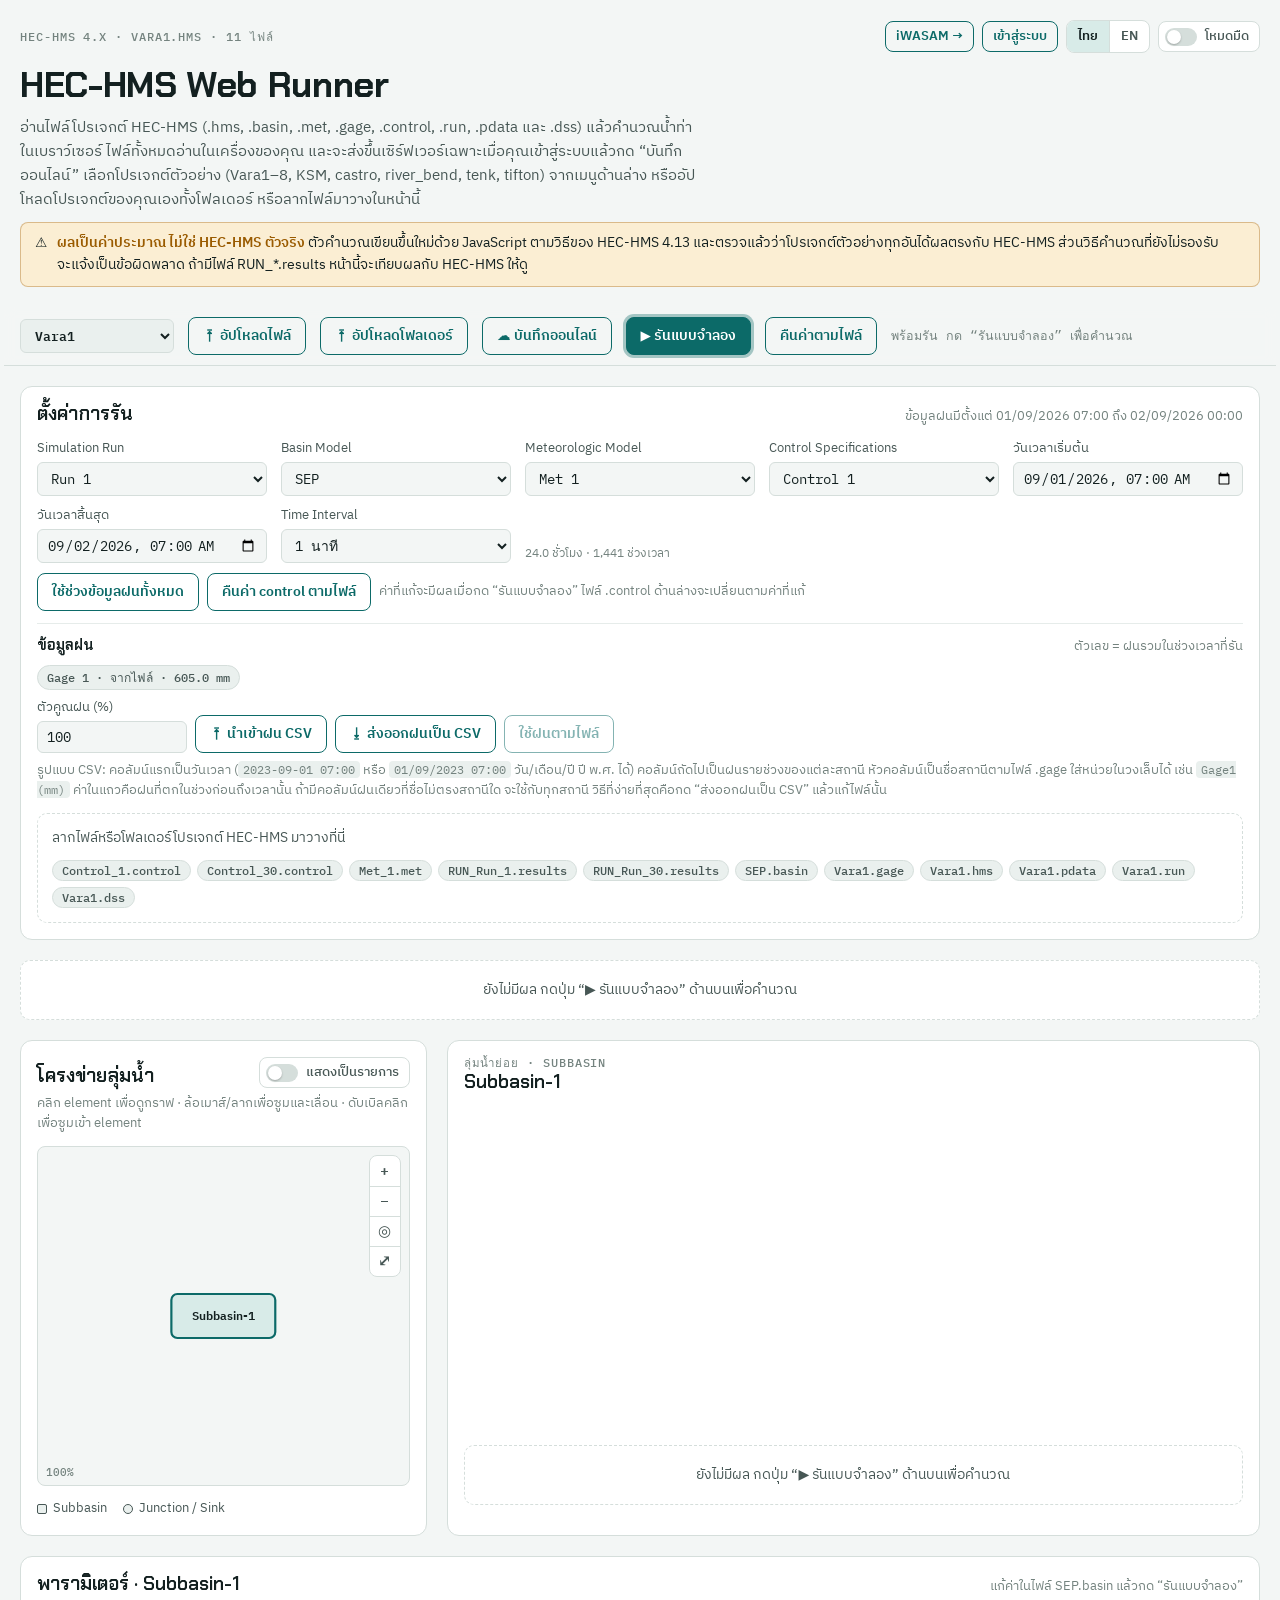
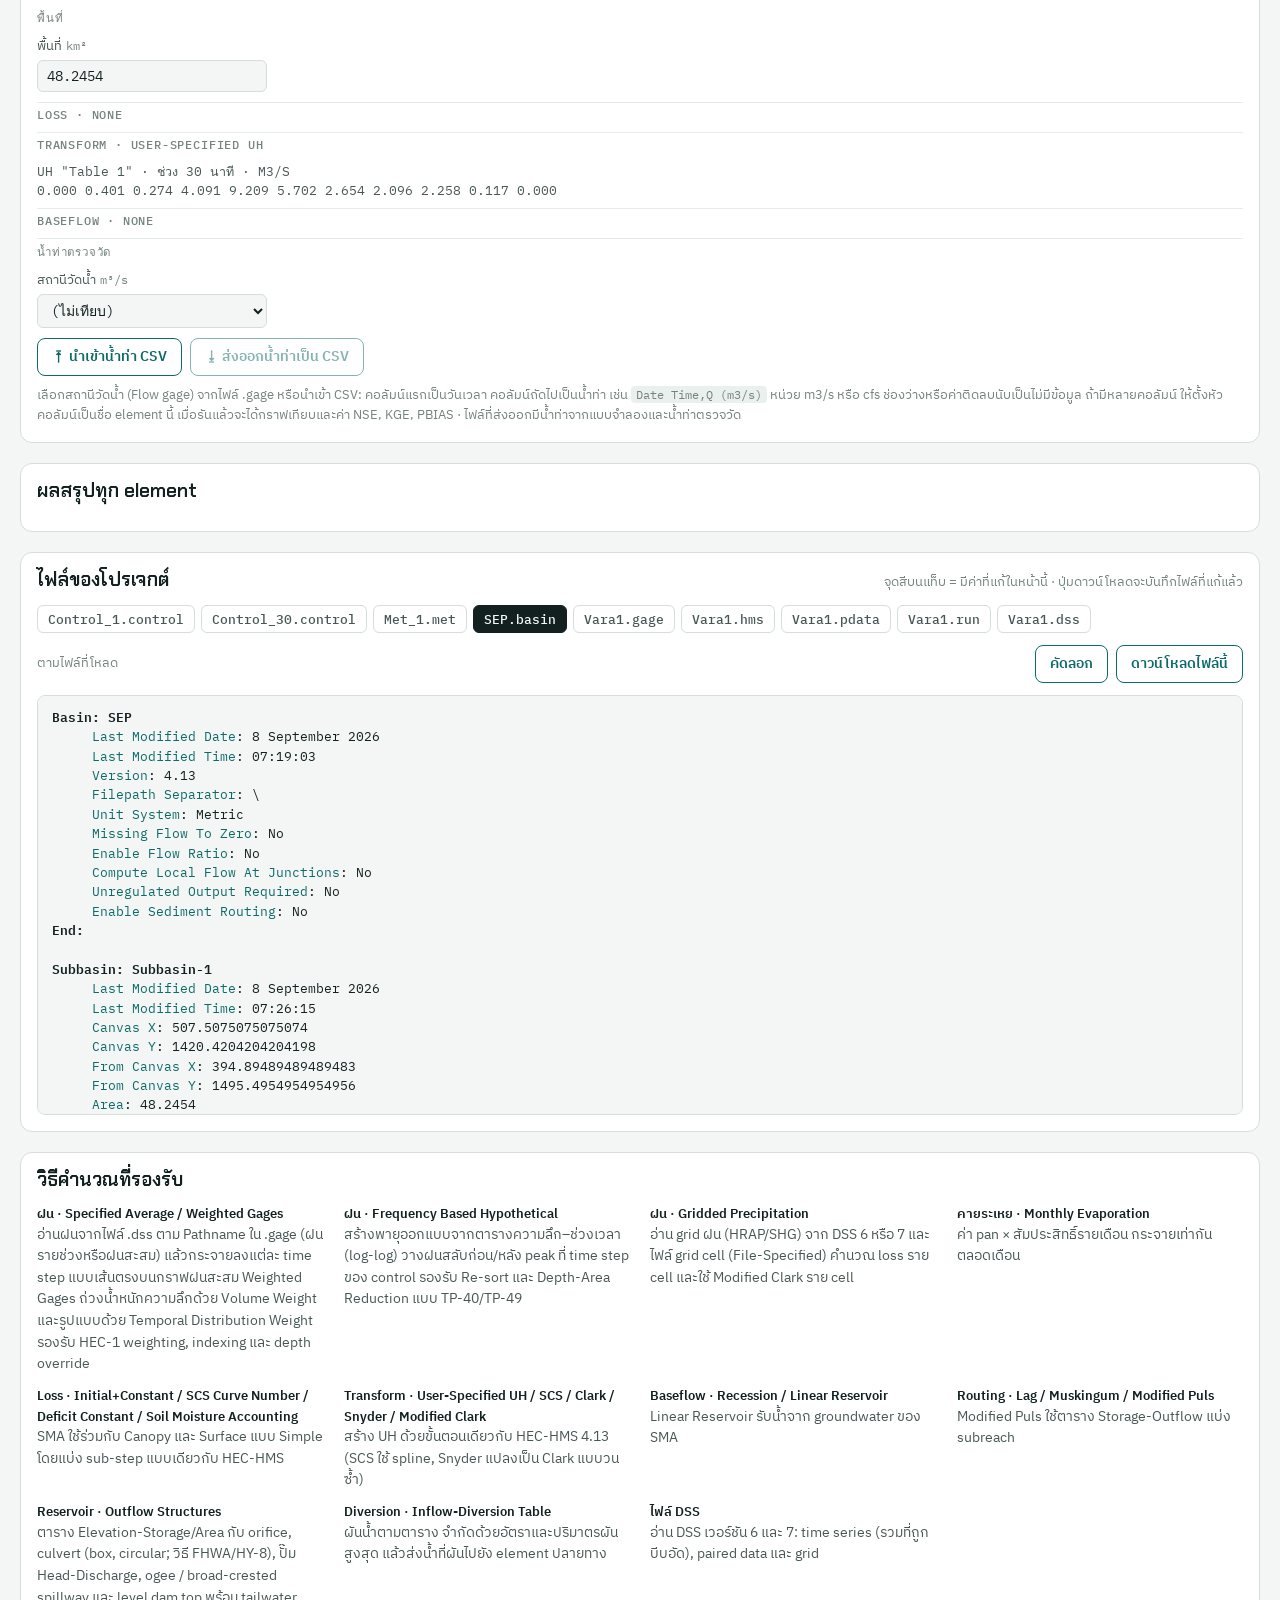
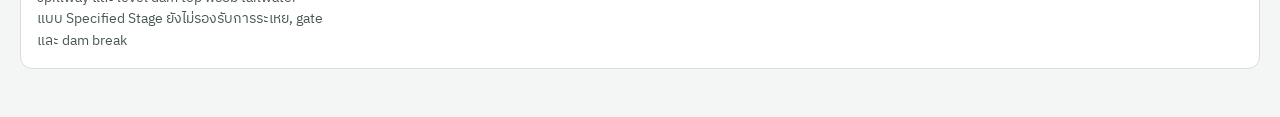
<file: web/index.html>
<!doctype html>
<html lang="th">
<head>
<meta charset="utf-8">
<meta name="viewport" content="width=device-width,initial-scale=1">
<title>HEC-HMS Web Runner</title>
<script>
// apply saved theme before first paint
try { const t = localStorage.getItem('hms-theme'); if (t === 'dark' || t === 'light') document.documentElement.dataset.theme = t; } catch (_) {}
</script>
<link rel="preconnect" href="https://fonts.googleapis.com">
<link rel="preconnect" href="https://fonts.gstatic.com" crossorigin>
<link rel="stylesheet" href="https://fonts.googleapis.com/css2?family=Chakra+Petch:wght@500;600;700&family=IBM+Plex+Sans+Thai:wght@400;500;600&family=IBM+Plex+Mono:wght@400;500&display=swap">
<link rel="stylesheet" href="app.css">
</head>
<body>

<div class="wrap">
  <header class="top">
    <div class="toprow">
      <span class="eyebrow" id="eyebrow">HEC-HMS 4.x · web runner</span>
      <div class="prefs">
        <a class="btn ghost sm" href="iwasam.html" title="iWASAM · KSM">iWASAM →</a>
        <button class="btn ghost sm" id="acct" type="button"></button>
        <div class="seg" role="group" aria-label="Language / ภาษา">
          <button id="lang-th" aria-pressed="true" lang="th">ไทย</button>
          <button id="lang-en" aria-pressed="false" lang="en">EN</button>
        </div>
        <button class="switch" id="theme" role="switch" aria-checked="false"><span class="track"></span><span data-i18n="darkMode"></span></button>
      </div>
    </div>
    <h1>HEC-HMS Web Runner</h1>
    <p class="lede" data-i18n-html="lede"></p>
    <div class="notice" role="note"><span>⚠</span><span data-i18n-html="notice"></span></div>
    <div class="notice err" role="alert" id="err" hidden></div>
  </header>

  <div class="runbar">
    <div class="runbar-inner">
      <select class="proj" id="sel-proj" data-i18n-title="projTip"></select>
      <button class="btn ghost" id="up-files" data-i18n="upFiles" data-i18n-title="upFilesTip"></button>
      <button class="btn ghost" id="up-folder" data-i18n="upFolder" data-i18n-title="upFolderTip"></button>
      <input type="file" id="in-files" multiple hidden>
      <input type="file" id="in-folder" webkitdirectory multiple hidden>
      <button class="btn ghost" id="cloud-save" type="button" data-cl="save" hidden></button>
      <button class="btn" id="run" data-i18n="run"></button>
      <button class="btn ghost" id="reset" data-i18n="reset"></button>
      <span class="runlog" id="runlog" aria-live="polite"></span>
    </div>
  </div>

  <section class="panel" aria-labelledby="s-title">
    <div class="panel-head"><h2 id="s-title" data-i18n="setupTitle"></h2><span class="hint" id="s-hint"></span></div>
    <div class="setup">
      <div class="field"><label for="sel-run">Simulation Run</label><select id="sel-run"></select></div>
      <div class="field"><label for="sel-basin">Basin Model</label><select id="sel-basin"></select></div>
      <div class="field"><label for="sel-met">Meteorologic Model</label><select id="sel-met"></select></div>
      <div class="field"><label for="sel-control">Control Specifications</label><select id="sel-control"></select></div>
      <div class="field"><label for="c-start" data-i18n="start"></label><input type="datetime-local" id="c-start" step="60"></div>
      <div class="field"><label for="c-end" data-i18n="end"></label><input type="datetime-local" id="c-end" step="60"></div>
      <div class="field"><label for="c-dt">Time Interval</label><select id="c-dt"></select></div>
      <div class="field"><span class="note" id="c-info"></span></div>
      <div class="row-actions">
        <button class="btn ghost" id="c-fit" data-i18n="fitRain"></button>
        <button class="btn ghost" id="c-revert" data-i18n="revertCtl"></button>
        <span class="hint" data-i18n="ctlHint"></span>
      </div>
    </div>
    <div class="rain">
      <div class="panel-head"><h3 data-i18n="rainTitle"></h3><span class="hint" id="rain-hint"></span></div>
      <div class="chips" id="rain-gages"></div>
      <div class="row-actions">
        <div class="field rain-scale"><label for="rain-scale" data-i18n="rainScale"></label><input id="rain-scale" inputmode="decimal" value="100"></div>
        <button class="btn ghost" id="rain-import" data-i18n="rainImport" data-i18n-title="rainImportTip"></button>
        <input type="file" id="rain-file" accept=".csv,.txt,text/csv" hidden>
        <button class="btn ghost" id="rain-export" data-i18n="rainExport" data-i18n-title="rainExportTip"></button>
        <button class="btn ghost" id="rain-clear" data-i18n="rainClear"></button>
      </div>
      <p class="hint" data-i18n-html="rainFormat"></p>
    </div>
    <div class="drop" id="drop">
      <span data-i18n="dropHere"></span>
      <div class="filelist" id="filelist"></div>
    </div>
  </section>

  <section class="kpis" id="kpis" aria-label="Outlet summary"></section>

  <section class="main">
    <div class="panel net-panel">
      <div class="panel-head net-head"><h2 data-i18n="netTitle"></h2><button type="button" class="switch" id="net-mode" role="switch" aria-checked="false"><span class="track"></span><span data-i18n="listView"></span></button><span class="hint" id="net-hint"></span></div>
      <div class="net-box" id="net-box">
        <svg id="net" role="img" aria-label="Basin network"></svg>
        <div class="zoom-ctl">
          <button type="button" id="z-in" data-i18n-title="zIn" aria-label="Zoom in">+</button>
          <button type="button" id="z-out" data-i18n-title="zOut" aria-label="Zoom out">−</button>
          <button type="button" id="z-sel" data-i18n-title="zSel" aria-label="Zoom to element">◎</button>
          <button type="button" id="z-fit" data-i18n-title="zFit" aria-pressed="false">⤢</button>
        </div>
        <span class="zoom-lvl" id="z-lvl"></span>
      </div>
      <div class="net-list" id="net-list" hidden>
        <div class="list-tools">
          <div class="nl-search" id="nl-search">
            <input type="search" id="nl-q" data-i18n-ph="listSearch" data-i18n-aria="listSearch" autocomplete="off" spellcheck="false">
            <span class="nl-filter" aria-hidden="true"><svg viewBox="0 0 16 16"><path d="M2 3h12l-4.6 5.4V13l-2.8 1.2V8.4z"/></svg></span>
            <select id="nl-kind" data-i18n-aria="listKind"></select>
          </div>
          <select id="nl-sort" data-i18n-aria="listSort"></select>
          <button type="button" class="nl-dir" id="nl-dir" aria-pressed="false">↓</button>
        </div>
        <div class="list-box"><div class="nl" id="nl" role="listbox" tabindex="-1"></div></div>
        <span class="hint" id="nl-count"></span>
      </div>
      <div class="legend" id="net-legend"><span><span class="swatch" style="background:var(--surface-2);border:1px solid var(--ink-2)"></span>Subbasin</span><span><span class="swatch" style="background:var(--surface-2);border:1px solid var(--ink-2);border-radius:99px"></span>Junction / Sink</span><span id="leg-res" hidden>▽ Reservoir</span><span id="leg-div" hidden>◇ Diversion</span><span id="net-unit"></span></div>
    </div>
    <div class="panel">
      <div class="panel-head">
        <div style="display:grid;gap:2px"><span class="eyebrow" id="el-kind"></span><h2 id="el-name"></h2></div>
        <div class="chips" id="el-chips"></div>
      </div>
      <div class="legend" id="legend"></div>
      <div class="chart-box" id="chart-box">
        <svg id="hyeto" aria-label="Hyetograph"></svg>
        <svg id="hydro" aria-label="Hydrograph"></svg>
        <div class="empty" id="chart-empty" hidden></div>
        <div class="tip" id="tip" hidden></div>
        <button type="button" class="c-reset" id="c-reset" hidden data-i18n="cReset" data-i18n-title="cResetTip"></button>
      </div>
      <div class="fit" id="fit" hidden></div>
    </div>
  </section>

  <section class="panel" aria-labelledby="p-title">
    <div class="panel-head"><h2 id="p-title"></h2><span class="hint" id="p-hint"></span></div>
    <div class="params" id="params"></div>
    <input type="file" id="obs-file" accept=".csv,.txt,text/csv" hidden>
  </section>

  <section class="panel" aria-labelledby="t-title">
    <div class="panel-head"><h2 id="t-title" data-i18n="tblTitle"></h2><span class="hint" id="t-hint"></span></div>
    <div class="tbl-wrap"><table id="summary"></table></div>
  </section>

  <section class="panel" aria-labelledby="f-title">
    <div class="panel-head"><h2 id="f-title" data-i18n="filesTitle"></h2><span class="hint" data-i18n="filesHint"></span></div>
    <div class="tabs" role="tablist" id="tabs"></div>
    <div class="file-meta"><span class="hint" id="file-desc"></span><span style="display:flex;gap:8px"><button class="btn ghost" id="copy" data-i18n="copy"></button><button class="btn ghost" id="download" data-i18n="download"></button></span></div>
    <pre class="file" id="file" tabindex="0"></pre>
  </section>

  <section class="panel" aria-labelledby="m-title">
    <h2 id="m-title" data-i18n="methodsTitle"></h2>
    <div class="methods" data-i18n-html="methods"></div>
  </section>
</div>

<dialog class="cl-dlg" id="acct-dlg" aria-labelledby="cl-title">
  <div class="panel-head"><h2 id="cl-title" data-cl="acctTitle"></h2><button class="btn ghost sm" id="cl-close" type="button" data-cl="close"></button></div>
  <p class="hint" data-cl="acctLede"></p>
  <p class="notice" id="cl-off" hidden><span>⚠</span><span data-cl="notSet"></span></p>
  <form id="cl-form" class="cl-form" hidden>
    <div class="field"><label for="cl-email" data-cl="email"></label><input id="cl-email" type="email" autocomplete="email" required></div>
    <div class="field"><label for="cl-pass" data-cl="password"></label><input id="cl-pass" type="password" autocomplete="current-password" minlength="6" required></div>
    <div class="row-actions">
      <button class="btn" id="cl-signin" type="submit" data-cl="signIn"></button>
      <button class="btn ghost" id="cl-signup" type="button" data-cl="signUp"></button>
      <button class="btn ghost" id="cl-forgot" type="button" data-cl="forgot"></button>
    </div>
  </form>
  <form id="cl-reset" class="cl-form" hidden>
    <div class="field"><label for="cl-newpass" data-cl="newPassword"></label><input id="cl-newpass" type="password" autocomplete="new-password" minlength="6" required></div>
    <div class="row-actions"><button class="btn" id="cl-setpw" type="submit" data-cl="setPassword"></button></div>
  </form>
  <div id="cl-in" hidden>
    <div class="row-actions"><span class="note" id="cl-who"></span><button class="btn ghost sm" id="cl-signout" type="button" data-cl="signOut"></button></div>
    <h3 data-cl="myProjects"></h3>
    <div class="cl-list" id="cl-list"></div>
  </div>
  <p class="cl-msg" id="cl-msg" aria-live="polite"></p>
</dialog>

<dialog class="cl-dlg" id="save-dlg" aria-labelledby="sv-title">
  <form id="sv-form" class="cl-form">
    <h2 id="sv-title" data-cl="saveTitle"></h2>
    <div class="field"><label for="sv-name" data-cl="projName"></label><input id="sv-name" maxlength="120" required></div>
    <p class="hint" id="sv-note" data-cl="overwriteNote" hidden></p>
    <div class="row-actions">
      <button class="btn" id="sv-go" type="submit"></button>
      <button class="btn ghost" id="sv-cancel" type="button" data-cl="close"></button>
    </div>
    <p class="cl-msg" id="sv-msg" aria-live="polite"></p>
  </form>
</dialog>

<script src="engine.js"></script>
<script src="app.js"></script>
<script src="cloud-config.js"></script>
<script src="cloud.js"></script>
</body>
</html>
</file>
<file: web/app.css>
:root {
  color-scheme: light;
  --bg: #f3f6f5; --surface: #ffffff; --surface-2: #eaf0ee;
  --ink: #132020; --ink-2: #475755; --muted: #74837f;
  --line: #d5dedb; --grid: #e6ecea;
  --accent: #0c6a68; --accent-ink: #ffffff; --accent-soft: #d8ebe8;
  --s-out: #2a78d6; --s-ref: #eb6834; --s-inflow: #8a9895; --s-base: #1d7440;
  --precip: #b4c4c1; --excess: #2a78d6;
  --fill: #b86e00; --band: rgba(214, 140, 20, 0.11); --band-none: rgba(184, 52, 51, 0.08);
  --warn: #9a5b00; --warn-soft: #fbeed3; --bad: #b83433; --good: #1d7440;
  --font-display: "Chakra Petch", "IBM Plex Sans Thai", system-ui, sans-serif;
  --font-body: "IBM Plex Sans Thai", "Leelawadee UI", "Tahoma", system-ui, sans-serif;
  --font-mono: "IBM Plex Mono", ui-monospace, "Consolas", monospace;
}
@media (prefers-color-scheme: dark) {
  :root:not([data-theme="light"]) {
    color-scheme: dark;
    --bg: #0e1413; --surface: #151d1c; --surface-2: #1b2524;
    --ink: #e6eeec; --ink-2: #b1c0bd; --muted: #7d8d8a;
    --line: #2a3634; --grid: #212b2a;
    --accent: #52b5ae; --accent-ink: #0b1312; --accent-soft: #1b3230;
    --s-out: #3987e5; --s-ref: #d95926; --s-inflow: #7d8d8a; --s-base: #5cc28a;
    --precip: #3f5350; --excess: #3987e5;
    --fill: #e9a94c; --band: rgba(233, 169, 76, 0.13); --band-none: rgba(230, 103, 103, 0.10);
    --warn: #e0a54a; --warn-soft: #33280f; --bad: #e66767; --good: #5cc28a;
  }
}
:root[data-theme="dark"] {
  color-scheme: dark;
  --bg: #0e1413; --surface: #151d1c; --surface-2: #1b2524;
  --ink: #e6eeec; --ink-2: #b1c0bd; --muted: #7d8d8a;
  --line: #2a3634; --grid: #212b2a;
  --accent: #52b5ae; --accent-ink: #0b1312; --accent-soft: #1b3230;
  --s-out: #3987e5; --s-ref: #d95926; --s-inflow: #7d8d8a; --s-base: #5cc28a;
  --precip: #3f5350; --excess: #3987e5;
  --fill: #e9a94c; --band: rgba(233, 169, 76, 0.13); --band-none: rgba(230, 103, 103, 0.10);
  --warn: #e0a54a; --warn-soft: #33280f; --bad: #e66767; --good: #5cc28a;
}
* { box-sizing: border-box; }
body { margin: 0; background: var(--bg); color: var(--ink); font: 15px/1.6 var(--font-body); padding-inline: 16px; padding-block: 0 48px; }
.wrap { max-width: 1240px; margin: 0 auto; display: grid; gap: 20px; }
h1, h2, h3 { font-family: var(--font-display); text-wrap: balance; margin: 0; line-height: 1.2; }
h1 { font-size: clamp(26px, 4vw, 36px); font-weight: 700; letter-spacing: -0.01em; }
h2 { font-size: 19px; font-weight: 600; }
p { margin: 0; }
.mono, code, pre { font-family: var(--font-mono); }
.num { font-variant-numeric: tabular-nums; }
.eyebrow { font: 500 11.5px/1 var(--font-mono); letter-spacing: 0.08em; text-transform: uppercase; color: var(--muted); }

header.top { padding-block: 20px 0; display: grid; gap: 10px; }
.toprow { display: flex; flex-wrap: wrap; gap: 10px; align-items: center; justify-content: space-between; }
.prefs { display: flex; gap: 8px; align-items: center; }
.seg { display: inline-flex; border: 1px solid var(--line); border-radius: 8px; overflow: hidden; background: var(--surface); }
.seg button { font: 600 12.5px var(--font-body); border: 0; background: transparent; color: var(--ink-2); padding: 5px 11px; cursor: pointer; }
.seg button + button { border-left: 1px solid var(--line); }
.seg button[aria-pressed="true"] { background: var(--accent-soft); color: var(--ink); }
.switch { display: inline-flex; align-items: center; gap: 8px; font: 500 12.5px var(--font-body); color: var(--ink-2); background: var(--surface); border: 1px solid var(--line); border-radius: 8px; padding: 4px 10px 4px 6px; cursor: pointer; }
.switch .track { width: 32px; height: 18px; border-radius: 99px; background: var(--line); position: relative; transition: background .15s; flex: none; }
.switch .track::after { content: ""; position: absolute; top: 2px; left: 2px; width: 14px; height: 14px; border-radius: 50%; background: var(--surface); box-shadow: 0 1px 2px rgba(0,0,0,.25); transition: transform .15s; }
.switch[aria-checked="true"] .track { background: var(--accent); }
.switch[aria-checked="true"] .track::after { transform: translateX(14px); }
.lede { color: var(--ink-2); max-width: 75ch; }
.notice { display: flex; gap: 10px; align-items: flex-start; background: var(--warn-soft); color: var(--ink); border: 1px solid color-mix(in srgb, var(--warn) 35%, transparent); border-radius: 8px; padding: 10px 14px; font-size: 13.5px; }
.notice b { color: var(--warn); font-weight: 600; }
.notice.err { background: color-mix(in srgb, var(--bad) 12%, var(--surface)); border-color: color-mix(in srgb, var(--bad) 40%, transparent); }
.notice.err b { color: var(--bad); }

.runbar { position: sticky; top: 0; z-index: 5; background: color-mix(in srgb, var(--bg) 92%, transparent); backdrop-filter: blur(6px); border-bottom: 1px solid var(--line); margin-inline: -16px; padding: 10px 16px; }
.runbar-inner { display: flex; flex-wrap: wrap; gap: 10px 14px; align-items: center; }
.btn { font: 600 13.5px var(--font-body); border: 1px solid var(--accent); background: var(--accent); color: var(--accent-ink); padding: 7px 14px; border-radius: 8px; cursor: pointer; display: inline-flex; gap: 6px; align-items: center; }
.btn.ghost { background: transparent; color: var(--accent); }
.btn:disabled { opacity: .5; cursor: default; }
.btn.attn { box-shadow: 0 0 0 3px color-mix(in srgb, var(--accent) 35%, transparent); }
.btn:focus-visible, input:focus-visible, select:focus-visible, .tab:focus-visible, tr[tabindex]:focus-visible, .node:focus-visible, .seg button:focus-visible, .switch:focus-visible { outline: 2px solid var(--accent); outline-offset: 2px; }
.runlog { font: 12.5px var(--font-mono); color: var(--muted); }
.runlog .ok { color: var(--good); } .runlog .bad { color: var(--bad); } .runlog .pend { color: var(--warn); }
.proj { font: 600 13px var(--font-mono); padding: 4px 10px; border-radius: 6px; background: var(--surface-2); color: var(--ink); border: 1px solid var(--line); max-width: 100%; }

.kpis { display: grid; grid-template-columns: repeat(auto-fit, minmax(210px, 1fr)); gap: 12px; }
.kpi { background: var(--surface); border: 1px solid var(--line); border-radius: 10px; padding: 14px 16px; display: grid; gap: 4px; align-content: start; }
.kpi .v { font: 600 26px/1.1 var(--font-display); font-variant-numeric: tabular-nums; }
.kpi .v small { font: 500 13px var(--font-body); color: var(--muted); margin-left: 4px; }
.kpi .s { font-size: 13px; color: var(--ink-2); }
.kpis.stale .kpi { opacity: .55; }
.empty { background: var(--surface); border: 1.5px dashed var(--line); border-radius: 10px; padding: 18px; text-align: center; color: var(--ink-2); font-size: 14px; grid-column: 1 / -1; }
.up { color: var(--bad); } .down { color: var(--good); }

.main { display: grid; grid-template-columns: minmax(0, 4fr) minmax(0, 8fr); gap: 20px; align-items: stretch; }
.net-panel { grid-template-rows: auto minmax(0, 1fr) auto; }
.main.net-big { grid-template-columns: minmax(0, 7fr) minmax(0, 5fr); }
.main.net-big .net-box { min-height: min(75vh, 820px); }
@media (max-width: 900px) { .main, .main.net-big { grid-template-columns: 1fr; } }
.panel { background: var(--surface); border: 1px solid var(--line); border-radius: 12px; padding: 16px; display: grid; gap: 12px; min-width: 0; }
.panel-head { display: flex; flex-wrap: wrap; gap: 6px 12px; align-items: baseline; justify-content: space-between; }
.hint { font-size: 12.5px; color: var(--muted); }

.setup { display: grid; grid-template-columns: repeat(auto-fill, minmax(200px, 1fr)); gap: 10px 14px; align-items: end; }
.field { display: grid; gap: 3px; min-width: 0; }
.field label { font-size: 12.5px; color: var(--ink-2); }
.field label .u { color: var(--muted); font-family: var(--font-mono); font-size: 11.5px; margin-left: 4px; }
.field input, .field select { font: 14px var(--font-mono); padding: 6px 9px; border: 1px solid var(--line); border-radius: 6px; background: var(--bg); color: var(--ink); width: 100%; min-width: 0; }
.field input.changed, .field select.changed { border-color: var(--accent); background: var(--accent-soft); }
.field input[aria-invalid="true"] { border-color: var(--bad); }
.field .note { font-size: 11.5px; color: var(--muted); }
.row-actions { display: flex; flex-wrap: wrap; gap: 8px; grid-column: 1 / -1; align-items: center; }
.rain { display: grid; gap: 8px; border-top: 1px solid var(--grid); padding-top: 12px; }
.rain h3 { font-size: 15px; font-weight: 600; }
.rain .row-actions { align-items: end; }
.rain-scale { width: 150px; }
.chip.csv { background: var(--accent-soft); color: var(--accent); border-color: color-mix(in srgb, var(--accent) 35%, transparent); }
.rain code, .params code { font: 12px var(--font-mono); background: var(--surface-2); padding: 1px 5px; border-radius: 4px; }

.drop { border: 1.5px dashed var(--line); border-radius: 10px; padding: 14px; display: flex; flex-wrap: wrap; gap: 10px 16px; align-items: center; font-size: 13.5px; color: var(--ink-2); }
.drop.over { border-color: var(--accent); background: var(--accent-soft); }
.filelist, .chips { display: flex; flex-wrap: wrap; gap: 6px; }
.chip { font: 500 12px var(--font-body); padding: 2px 9px; border-radius: 99px; background: var(--surface-2); color: var(--ink-2); border: 1px solid var(--line); }
.chip.mono { font-family: var(--font-mono); }
.chip.warn { background: var(--warn-soft); color: var(--warn); border-color: color-mix(in srgb, var(--warn) 35%, transparent); }
.chip.missing { color: var(--bad); border-color: color-mix(in srgb, var(--bad) 40%, transparent); }

.net-box { position: relative; min-height: 340px; border: 1px solid var(--line); border-radius: 8px; background: var(--bg); overflow: hidden; }
#net { position: absolute; inset: 0; width: 100%; height: 100%; display: block; touch-action: none; cursor: grab; user-select: none; }
#net.drag { cursor: grabbing; }
.zoom-ctl { position: absolute; top: 8px; right: 8px; display: flex; flex-direction: column; border: 1px solid var(--line); border-radius: 8px; overflow: hidden; background: var(--surface); }
.zoom-ctl button { font: 600 15px/1 var(--font-body); width: 30px; height: 30px; border: 0; background: transparent; color: var(--ink-2); cursor: pointer; padding: 0; }
.zoom-ctl button + button { border-top: 1px solid var(--line); }
.zoom-ctl button:hover { color: var(--accent); background: var(--accent-soft); }
.zoom-ctl button:focus-visible { outline: 2px solid var(--accent); outline-offset: -2px; }
.zoom-lvl { position: absolute; left: 8px; bottom: 6px; font: 500 11px var(--font-mono); color: var(--muted); pointer-events: none; }
#net .link { stroke: var(--line); stroke-width: 2.5; fill: none; }
#net .link.div { stroke-dasharray: 6 5; }
#net .node { cursor: pointer; }
#net .node .shape { fill: var(--surface-2); stroke: var(--ink-2); stroke-width: 1.2; }
#net .node:hover .shape { stroke: var(--accent); }
#net .node.sel .shape { fill: var(--accent-soft); stroke: var(--accent); stroke-width: 2.2; }
#net .lbl { font: 600 12px var(--font-body); fill: var(--ink); }
#net .pk { font: 500 11px var(--font-mono); fill: var(--ink-2); }

/* network panel · list view */
.net-head h2 { margin-right: auto; }
.net-head .hint { flex-basis: 100%; }
/* the list takes the diagram + legend rows; the diagram stays laid out (invisible) so the panel keeps its size */
.net-panel > .panel-head { grid-row: 1; grid-column: 1; }
.net-panel > .net-box { grid-row: 2; grid-column: 1; }
.net-panel > #net-legend { grid-row: 3; grid-column: 1; }
.net-panel > .net-list { grid-row: 2 / 4; grid-column: 1; }
.net-panel.as-list > .net-box, .net-panel.as-list > #net-legend { visibility: hidden; }
/* in list view the enlarge button stays in its place over the list, faint until pointed at */
.net-panel.as-list > .net-box { z-index: 2; }
.net-panel.as-list #z-fit { visibility: visible; opacity: .2; background: var(--surface); border: 1px solid var(--line); border-radius: 8px; transition: opacity .15s; }
.net-panel.as-list #z-fit:hover, .net-panel.as-list #z-fit:focus-visible { opacity: 1; color: var(--accent); }
.net-list { display: grid; grid-template-rows: auto minmax(0, 1fr) auto; gap: 8px; min-height: 0; overflow: hidden; }
.list-tools { display: flex; flex-wrap: wrap; gap: 6px; }
.nl-dir { font: 600 15px/1 var(--font-body); width: 34px; flex: none; border: 1px solid var(--line); border-radius: 6px; background: var(--bg); color: var(--ink-2); cursor: pointer; padding: 0; }
.nl-dir:hover { color: var(--accent); border-color: var(--accent); }
.nl-dir:focus-visible { outline: 2px solid var(--accent); outline-offset: 1px; }
.list-tools input, .list-tools select { font: 13px var(--font-body); padding: 6px 9px; border: 1px solid var(--line); border-radius: 6px; background: var(--bg); color: var(--ink); min-width: 0; }
.nl-search { position: relative; flex: 1 1 180px; display: flex; min-width: 0; }
.list-tools .nl-search input { flex: 1; width: 100%; padding-right: 36px; }
/* the kind filter is a native select laid invisibly over the funnel icon, so it keeps the browser's dropdown and keyboard use */
.nl-filter { position: absolute; right: 1px; top: 1px; bottom: 1px; width: 32px; display: grid; place-items: center; color: var(--muted); border-left: 1px solid var(--line); border-radius: 0 5px 5px 0; pointer-events: none; }
.nl-filter svg { width: 15px; height: 15px; fill: none; stroke: currentColor; stroke-width: 1.5; stroke-linejoin: round; }
.list-tools .nl-search select { position: absolute; right: 0; top: 0; bottom: 0; width: 34px; opacity: 0; cursor: pointer; padding: 0; }
.nl-search:has(select:hover) .nl-filter { color: var(--accent); }
.nl-search:has(select:focus-visible) .nl-filter { outline: 2px solid var(--accent); outline-offset: -1px; }
.nl-search.on .nl-filter { color: var(--accent); background: var(--accent-soft); }
.nl-search.on .nl-filter svg { fill: currentColor; }
.list-tools select { flex: 0 1 auto; max-width: 100%; }
.list-tools input:focus-visible, .list-tools select:focus-visible { outline: 2px solid var(--accent); outline-offset: 1px; }
.list-box { position: relative; min-height: 0; border: 1px solid var(--line); border-radius: 8px; background: var(--bg); }
.nl { position: absolute; inset: 0; overflow-y: auto; overscroll-behavior: contain; padding: 4px; display: grid; align-content: start; gap: 2px; }
.nl:focus-visible { outline: 2px solid var(--accent); outline-offset: -2px; }
.nl-row { display: grid; grid-template-columns: minmax(0, 1fr) auto; grid-template-areas: "name pk" "kind spark"; gap: 0 10px; align-items: center; padding: 6px 9px; border-radius: 6px; cursor: pointer; border: 1px solid transparent; }
.nl-row:hover { background: var(--surface-2); }
.nl-row.sel { background: var(--accent-soft); border-color: color-mix(in srgb, var(--accent) 45%, transparent); }
.nl-row .n { grid-area: name; font: 600 13.5px var(--font-body); overflow: hidden; text-overflow: ellipsis; white-space: nowrap; }
.nl-row .n mark { background: color-mix(in srgb, var(--fill) 30%, transparent); color: inherit; border-radius: 2px; }
.nl-row .k { grid-area: kind; font-size: 11.5px; color: var(--muted); overflow: hidden; text-overflow: ellipsis; white-space: nowrap; }
.nl-row .p { grid-area: pk; font: 500 12.5px var(--font-mono); font-variant-numeric: tabular-nums; color: var(--ink); text-align: right; }
.nl-row .p small { color: var(--muted); font-size: 11px; margin-left: 3px; }
.nl-row svg { grid-area: spark; width: 92px; height: 20px; display: block; overflow: visible; }
.nl-row svg path { fill: none; stroke: var(--s-out); stroke-width: 1.4; stroke-linejoin: round; }
.nl-row svg path.a { fill: color-mix(in srgb, var(--s-out) 14%, transparent); stroke: none; }
.nl-empty { padding: 18px; text-align: center; color: var(--muted); font-size: 13px; }

.chart-box { position: relative; }
.chart-box.drag { cursor: grabbing; user-select: none; }
.c-reset { position: absolute; bottom: 0; right: 16px; font: 600 12px var(--font-body); border: 1px solid var(--line); background: var(--surface); color: var(--accent); padding: 3px 9px; border-radius: 6px; cursor: pointer; z-index: 2; }
.c-reset:hover { border-color: var(--accent); }
.c-reset:focus-visible { outline: 2px solid var(--accent); outline-offset: 2px; }
.chart-box svg { display: block; width: 100%; height: auto; overflow: visible; }
.axis text { font: 11px var(--font-mono); fill: var(--muted); }
.axis line.g { stroke: var(--grid); stroke-width: 1; }
.axis line.base { stroke: var(--ink-2); stroke-width: 1; }
.axis .ttl { font: 500 11px var(--font-body); fill: var(--muted); }
.legend { display: flex; flex-wrap: wrap; gap: 6px 16px; font-size: 13px; color: var(--ink-2); }
.legend span { display: inline-flex; align-items: center; gap: 6px; }
.swatch { width: 10px; height: 10px; border-radius: 2px; display: inline-block; flex: none; }
.lkey { width: 16px; height: 0; border-top: 2px solid; display: inline-block; }
.lkey.dash { border-top-style: dashed; }
.fit { display: grid; gap: 8px; border-top: 1px solid var(--line); padding-top: 12px; }
.fit-head { display: flex; flex-wrap: wrap; align-items: baseline; gap: 4px 12px; }
.fit-head h3 { font-size: 15px; font-weight: 600; }
.fit-grid { display: grid; grid-template-columns: repeat(auto-fill, minmax(150px, 1fr)); gap: 8px; }
.fit-grid > div { background: var(--surface-2); border-radius: 8px; padding: 8px 10px; display: grid; gap: 1px; align-content: start; }
.fit-grid .k { font-size: 12px; color: var(--ink-2); }
.fit-grid .v { font: 600 17px/1.3 var(--font-mono); font-variant-numeric: tabular-nums; }
.fit-grid .v small { font: 500 11.5px var(--font-body); color: var(--muted); margin-left: 3px; }
.fit-grid .h { font: 11.5px var(--font-mono); color: var(--s-ref); }
.tip { position: absolute; pointer-events: none; background: var(--surface); border: 1px solid var(--line); border-radius: 8px; padding: 8px 10px; font-size: 12.5px; box-shadow: 0 6px 20px rgba(0,0,0,.12); min-width: 190px; display: grid; gap: 3px; z-index: 3; }
.tip .t { font: 600 12px var(--font-mono); color: var(--ink); }
.tip .r { display: flex; justify-content: space-between; gap: 14px; color: var(--ink-2); }
.tip .r b { font: 500 12px var(--font-mono); color: var(--ink); }

.params { display: grid; grid-template-columns: repeat(auto-fill, minmax(200px, 1fr)); gap: 10px 14px; }
.group-title { grid-column: 1 / -1; font: 500 11.5px var(--font-mono); letter-spacing: .07em; text-transform: uppercase; color: var(--muted); padding-top: 4px; border-top: 1px solid var(--grid); }
.group-title:first-child { border-top: 0; padding-top: 0; }
.uh { grid-column: 1 / -1; font: 12.5px var(--font-mono); color: var(--ink-2); overflow-x: auto; white-space: nowrap; }

.tbl-wrap { overflow-x: auto; }
table { border-collapse: collapse; width: 100%; font-size: 13.5px; min-width: 760px; }
th, td { padding: 7px 10px; text-align: right; border-bottom: 1px solid var(--grid); white-space: nowrap; }
th { font: 500 11.5px var(--font-body); color: var(--muted); vertical-align: bottom; }
th:first-child, td:first-child, th:nth-child(2), td:nth-child(2) { text-align: left; }
td { font-family: var(--font-mono); font-variant-numeric: tabular-nums; }
td:first-child { font-family: var(--font-body); font-weight: 500; }
td:nth-child(2) { font-family: var(--font-body); color: var(--muted); }
tbody tr { cursor: pointer; }
tbody tr:hover { background: var(--surface-2); }
tbody tr.sel { background: var(--accent-soft); }
.sep { border-left: 1px solid var(--line); }
.err-lo { color: var(--good); } .err-mid { color: var(--warn); } .err-hi { color: var(--bad); }

.tabs { display: flex; flex-wrap: wrap; gap: 6px; }
.tab { font: 500 12.5px var(--font-mono); border: 1px solid var(--line); background: var(--surface); color: var(--ink-2); padding: 5px 10px; border-radius: 6px; cursor: pointer; }
.tab[aria-selected="true"] { background: var(--ink); color: var(--bg); border-color: var(--ink); }
.tab .dot { display: inline-block; width: 6px; height: 6px; border-radius: 50%; background: var(--accent); margin-left: 6px; vertical-align: middle; }
.file-meta { display: flex; flex-wrap: wrap; gap: 8px 14px; align-items: center; justify-content: space-between; }
pre.file { margin: 0; background: var(--bg); border: 1px solid var(--line); border-radius: 8px; padding: 12px 14px; font-size: 12.5px; line-height: 1.55; max-height: 420px; overflow: auto; white-space: pre; color: var(--ink); }
pre.file .k { color: var(--accent); }
pre.file .b { color: var(--ink); font-weight: 600; }
.methods { display: grid; grid-template-columns: repeat(auto-fit, minmax(230px, 1fr)); gap: 10px 20px; font-size: 13.5px; color: var(--ink-2); }
.methods b { color: var(--ink); font-weight: 600; display: block; font-size: 13px; }
[hidden] { display: none !important; }
@media (prefers-reduced-motion: reduce) { * { transition: none !important; } }

/* iWASAM live panel (iwasam.html) */
.live-bar { display: flex; flex-wrap: wrap; align-items: center; gap: 8px 12px; margin-bottom: 12px; }
.live-bar .note { font: 500 13px var(--font-mono); color: var(--ink-2); margin-right: auto; }
.live-tbl { min-width: 900px; }
.live-tbl td:nth-child(3), .live-tbl th:nth-child(3) { text-align: left; }
.live-tbl tbody tr { cursor: default; }
.live-tbl td.strip-cell { width: 34%; min-width: 220px; }
svg.strip { display: block; width: 100%; height: 12px; border-radius: 3px; overflow: hidden; background: var(--surface-2); }
.live-notes { margin: 10px 0 0; padding-left: 18px; font-size: 13px; color: var(--warn); }
.live-notes li + li { margin-top: 2px; }

/* ---------- sign-in and online projects (cloud.js) ---------- */
.btn.sm { font-size: 12.5px; padding: 4px 10px; text-decoration: none; }
.btn.danger { color: var(--bad); border-color: color-mix(in srgb, var(--bad) 55%, transparent); }
.cl-dlg { width: min(560px, calc(100vw - 32px)); max-height: calc(100vh - 48px); background: var(--surface); color: var(--ink); border: 1px solid var(--line); border-radius: 12px; padding: 18px 20px; box-shadow: 0 12px 40px rgba(0,0,0,.25); }
.cl-dlg::backdrop { background: rgba(10,20,20,.45); }
.cl-dlg h2 { margin: 0; font-size: 18px; }
.cl-dlg h3 { margin: 16px 0 6px; font-size: 14px; }
.cl-form { display: grid; gap: 10px; margin-top: 8px; }
.cl-form .row-actions, #cl-in .row-actions { display: flex; flex-wrap: wrap; gap: 8px; align-items: center; }
.cl-list { display: grid; gap: 6px; max-height: 50vh; overflow: auto; }
.cl-row { display: flex; gap: 8px; align-items: center; border: 1px solid var(--line); border-radius: 8px; padding: 8px 10px; background: var(--bg); }
.cl-name { flex: 1; min-width: 0; display: grid; }
.cl-name b { overflow: hidden; text-overflow: ellipsis; white-space: nowrap; }
.cl-msg { min-height: 1.2em; margin: 8px 0 0; font-size: 13px; color: var(--ink-2); }
.cl-msg.bad { color: var(--bad); }
.live-st { font: 12.5px var(--font-mono); padding: 3px 6px; border: 1px solid var(--line); border-radius: 6px; background: var(--bg); color: var(--ink); max-width: 230px; }
.live-tbl tr.st-changed .live-st { border-color: var(--accent); background: var(--accent-soft); }
</file>
